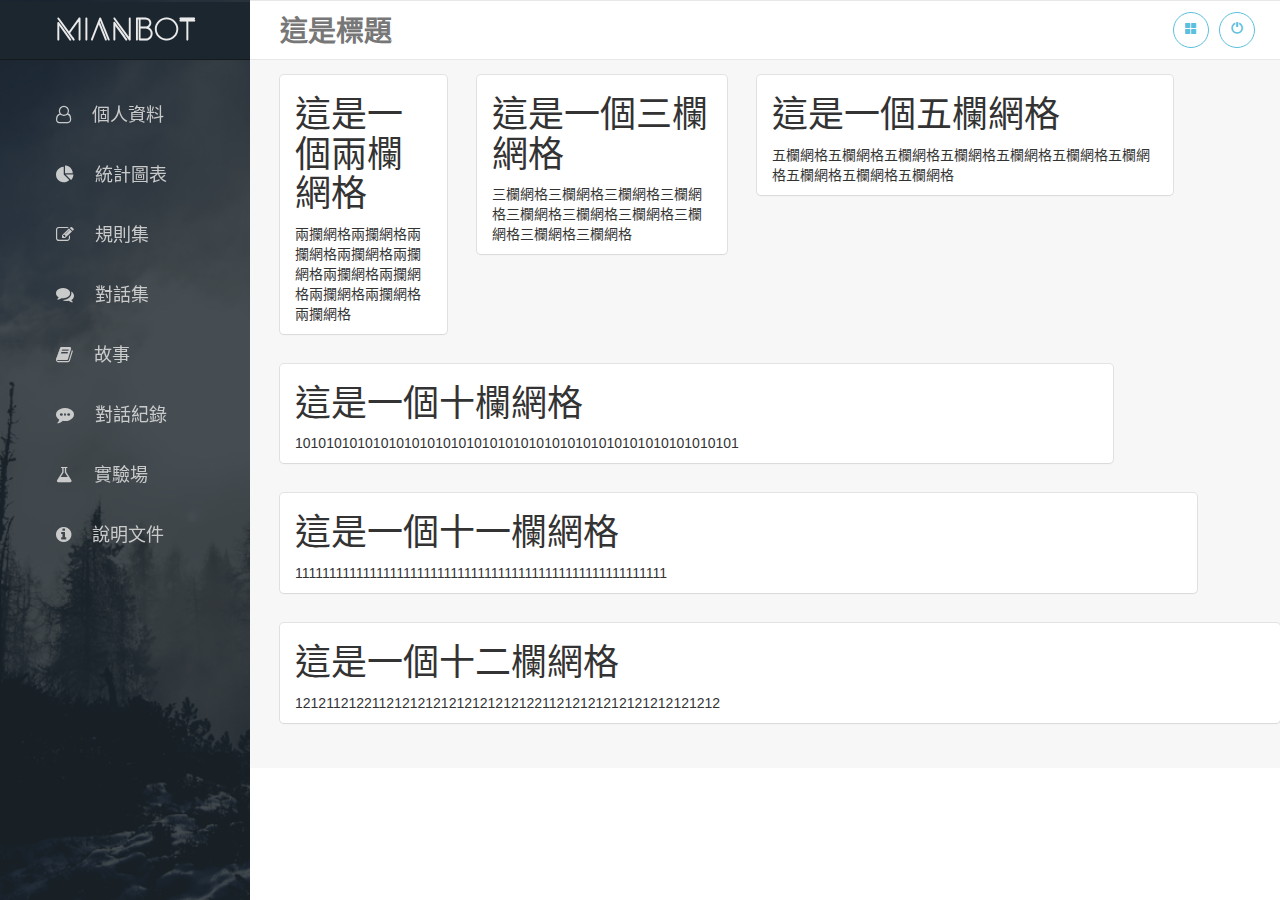
<file: Mianbot/layout/sampleLayout.html>
<!DOCTYPE html>
<html lang="zh-tw">
<head>
    <meta charset="utf-8">
    <meta http-equiv="X-UA-Compatible" content="IE=edge">
    <meta name="viewport" content="width=device-width, initial-scale=1">
    <meta name="author" content="Justin Yang">

    <!-- Bootstrap Core CSS -->
    <link href="../asset/css/main/bootstrap.min.css" rel="stylesheet">
    <link href="../asset/css/main/font-awesome.min.css" rel="stylesheet">

    <!-- Custom CSS -->
    <link href="../asset/css/sidebar/simple-sidebar.css" rel="stylesheet">
    <link href="../asset/css/sidebar/custom-sidebar.css" rel="stylesheet">

</head>
<body>
    <div id="wrapper" style="position: relative;">
        <!-- Sidebar -->
        <div id="sidebar-wrapper" class="sidebar-background" style="position: fixed;">
            <ul class="sidebar-nav nav-pills nav-stacked sidebar-item-panel" id="menu">
                <div id="sidebar-brand" class="sidebar-brand brand-center">
                  <a href="#" class="mian"><span class="brand-title"><span id="logo">M</span><span id="logo-remain">ianBot</span></span></a>
                </div>
                <div id="sidebar-panel" class="sidebar-item-panel sidebar-padding">
                  <li>
                      <a href="#" class="sidebar-item"><span class="social-icon"><i class="fa fa-user-o"></i></span>個人資料</a>
                  </li>
                  <li>
                      <a href="#" class="sidebar-item"><span class="social-icon"><i class="fa fa-pie-chart"></i></span>統計圖表</a>
                  </li>
                  <li>
                      <a href="#" class="sidebar-item"><span class="social-icon"><i class="fa fa-pencil-square-o"></i></span>規則集</a>
                  </li>
                  <li>
                      <a href="#" class="sidebar-item"><span class="social-icon"><i class="fa fa-comments"></i></span>對話集</a>
                  </li>
                  <li>
                      <a href="#" class="sidebar-item"><span class="social-icon"><i class="fa fa-book"></i></span>故事</a>
                  </li>
                  <li>
                      <a href="#" class="sidebar-item"><span class="social-icon"><i class="fa fa-commenting"></i></span>對話紀錄</a>
                  </li>
                  <li>
                      <a href="#" class="sidebar-item"><span class="social-icon"><i class="fa fa-flask"></i></span>實驗場</a>
                  </li>
                  <li>
                      <a href="#" class="sidebar-item"><span class="social-icon"><i class="fa fa-info-circle"></i></span>說明文件</a>
                  </li>
                </div>
                <!--sidebar item panel-->
            </ul>
        </div><!-- /#sidebar-wrapper -->
        <!-- Page Content -->
        <div id="page-content-wrapper">
            <nav  class="container-fluid navbar navbar-default no-margin white-navbar use-flexbox">
            <!-- Brand and toggle get grouped for better mobile display -->
              <div class="container">
                  <div class="navbar-header fixed-brand">
                      <button type="button" class="navbar-toggle navbar-right collapsed" data-toggle="collapse"  id="menu-toggle">
                        <span class="glyphicon glyphicon-th-large" aria-hidden="true"></span>
                      </button>
                      <a class="navbar-brand brand-title" href="#">這是標題</a>
                  </div>
                  <!-- navbar-header-->

                  <div class="collapse navbar-collapse no-padding" id="bs-example-navbar-collapse-1">
                      <ul class="nav navbar-nav navbar-right">
                          <li class="active" ><button class="btn btn-success btn-outline navbar-toggle collapse in" data-toggle="collapse" id="menu-toggle-2"> <span class="glyphicon glyphicon-th-large" aria-hidden="true"></span></button></li>
                          <li class="active" ><button class="btn btn-success btn-outline navbar-toggle collapse in" data-toggle="collapse" id="logout"> <span class="glyphicon glyphicon-off" aria-hidden="true"></span></button></li>
                      </ul>
                  </div>
                  <!-- right-icon-->
              </div>
            </nav>
            <div id="page-content" class="page-container">
                <div class="container-fluid xyz">
                    <div class="row">
                        <div class="col-md-2 content-container">
                            <h1>這是一個兩欄網格</h1>
                            <p>兩攔網格兩攔網格兩攔網格兩攔網格兩攔網格兩攔網格兩攔網格兩攔網格兩攔網格兩攔網格</p>
                        </div>
                        <div class="col-md-3 content-container">
                            <h1>這是一個三欄網格</h1>
                            <p>三欄網格三欄網格三欄網格三欄網格三欄網格三欄網格三欄網格三欄網格三欄網格三欄網格</p>
                        </div>
                        <div class="col-md-5 content-container">
                            <h1>這是一個五欄網格</h1>
                            <p>五欄網格五欄網格五欄網格五欄網格五欄網格五欄網格五欄網格五欄網格五欄網格五欄網格</p>
                        </div>
                    </div>
                    <div class="row">
                        <div class="col-md-10 content-container">
                          <h1>這是一個十欄網格</h1>
                          <p>101010101010101010101010101010101010101010101010101010101</p>
                        </div>
                    </div>
                    <div class="row">
                        <div class="col-md-11 content-container">
                          <h1>這是一個十一欄網格</h1>
                          <p>1111111111111111111111111111111111111111111111111111111</p>
                        </div>
                    </div>
                    <div class="row">
                        <div class="col-md-12 content-container">
                          <h1>這是一個十二欄網格</h1>
                          <p>1212112122112121212121212121212211212121212121212121212</p>
                        </div>
                    </div>
                </div>
                <!--fluid-content-->
            </div>
            <!--page-container-wrapper-->
        </div>
        <!-- /#page-content-wrapper -->
    </div>
    <!-- /#wrapper -->
    <!-- jQuery -->
    <script src="../asset/js/jquery-1.11.2.min.js"></script>
    <script src="../asset/js/bootstrap.min.js"></script>
    <script src="../asset/js/sidebar_menu.js"></script>
</body>

</html>
</file>
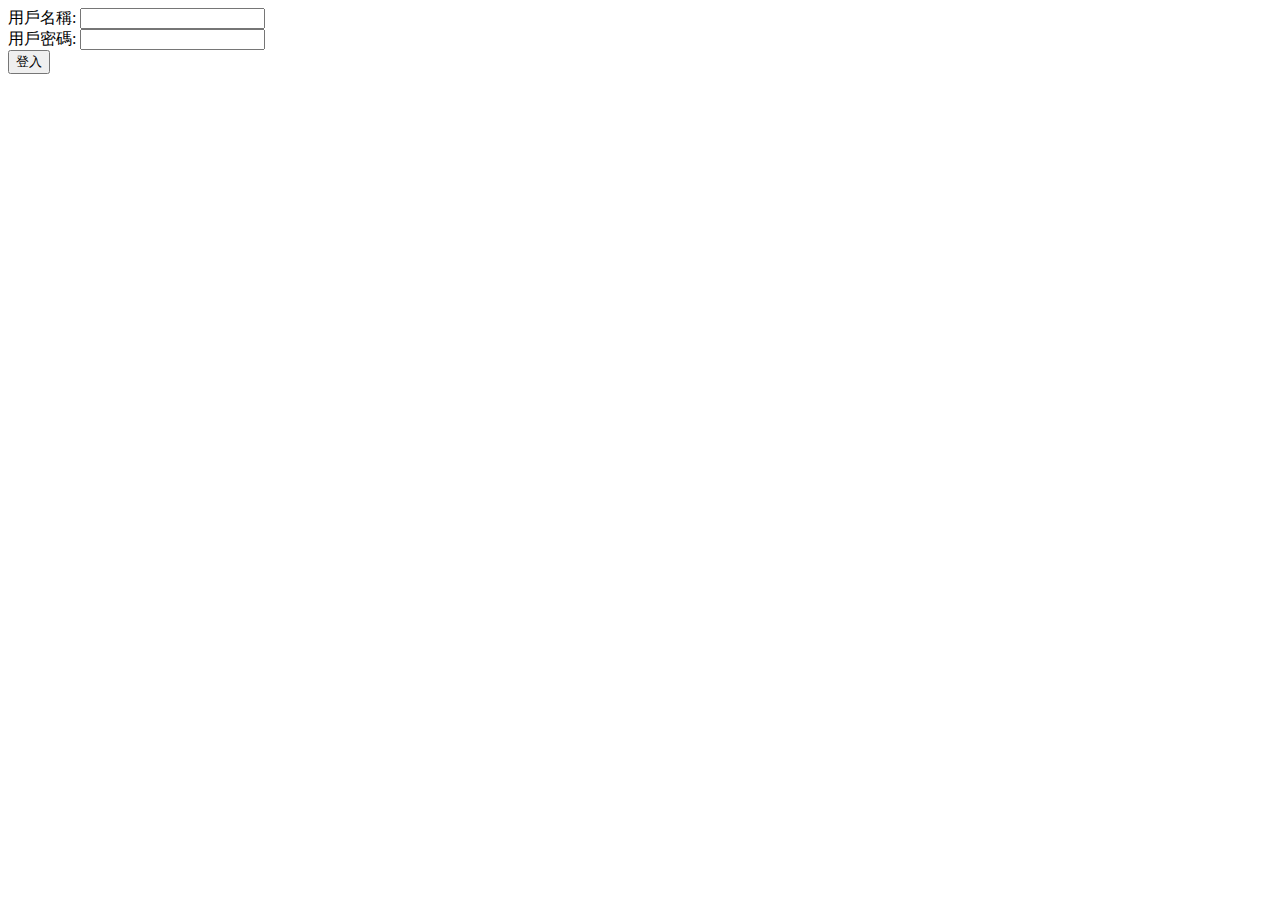
<file: site/templates/login.html>
<body>
        <form action="" method="post">
            <label for="username">用戶名稱:</label>
            <input type="text" name="username" value="" id="username"> <br />
            <label for="password">用戶密碼:</label>
            <input type="password" name="password" value="" id="password"> <br />
            <input type="submit" value="登入" />
        </form>
    </body>
</file>
<file: Mianbot/asset/css/sidebar/custom-sidebar.css>
@font-face {
  font-family: Anders;
  src: url("../../fonts/Anders.ttf");
}


body {
    padding: 0;
    margin: 0;
}

#sidebar-wrapper{

}

.right-column{
  height: 300px;
}

.mian{
  color:rgb(235,235,235);
}

.navbar-right{
  float: right !important;
}

.mian:hover{
  color:rgb(91, 192, 222);
  text-decoration: none;
  transition: color .1s;
}

.sidebar-background{
  background-image: url("../../img/sidebar.jpg") !important;
  background-size: cover;
  position:fixed;
  height: 100%;
  z-index: -87;
  overflow-x: hidden;
}

.brand-title-mini{
  font-size: 20px;
  padding-left: 12px;
}

.white-navbar{
  border-left: none !important;
  border-right: none !important;
  height: 60px !important;
  transition: all .2s;
  border-radius: 0px;
  background-color: white;
}

.sidebar-background:after{
  content: '';
  display: inline-block;
  width: 100%;
  height: 100%;
  position: absolute;
  top: 0;
  right: 0;
  bottom: 0;
  left: 0;
  opacity: 0.8;
  background: rgb(22,33,40);
}

.sidebar-brand{
  height: 58px !important;
  background-color: rgb(28,38,47);
  color:#F7F7F7;
  border-bottom: solid 1px rgb(21, 27, 28);
  margin: 0px;
}

.page-container{
  padding: 15px 15px;

}

.no-padding{
  padding:0 0;
}

.btn-outline {
    background-color: transparent;
    border-color: rgb(91, 192, 222) !important;
    color:rgb(91, 192, 222);
    transition: all .3s;
    margin-right: 10px !important;
    width: 36px;
    height: 36px;
    text-align: center;
    padding: 6px 0;
    font-size: 12px;
    line-height: 1.428571429;
    border-radius: 18px;
}

.btn-primary.btn-outline {
    color: #428bca;
}

.btn-success.btn-outline {
    color: #5bc0de;
}

.btn-info.btn-outline {
    color: #5bc0de;
}

.btn-warning.btn-outline {
    color: #f0ad4e;
}

.btn-danger.btn-outline {
    color: #d9534f;
}

.btn-success.btn-outline:hover{
    color: #fff;
    background-color: rgb(91, 192, 222) !important;
}

.btn-success.btn-outline:focus{
    color: rgb(91, 192, 222);
    background-color: white !important;
}

.sidebar-mian-brand{
  background: rgb(28, 38, 47);
  padding:10px 12px;
}

.sidebar-mian-brand a{

  color: rgb(240,240,240);
  text-decoration: none;
}

.use-flexbox{
    display:flex;
    align-items:center;
}

.brand-center{
  transition: all .2s;
  display:flex;
  justify-content:center;
  align-items:center;
}

.social-icon{
  float:left;
  text-indent: 0;
  padding-left: 6px;
  padding-right: 6px;
}

.brand-title{
  font-family: Anders;
  font-weight: 700;
  font-size: 28px;
}

.sidebar-brand-padding{
  padding:0px 20px !important;
}

.sidebar-padding{
  padding:25px 40px !important;
}

.sidebar-item-panel{

  padding:0 0;
  font-size: 18px;
  z-index: 87;
  color:rgb(250,250,250,0.9) !important;
  font-family: "Microsoft JhengHei", "Microsoft YaHei", sans-serif;
  transition: all .3s;
}

.sidebar-item{
  margin: 0 0;
  padding: 10px 10px;
}

.page-container{
  background-color: rgb(247,247,247);
}

.list-center{
  text-align: center;

}

.content-container{
  margin-left: 15px;
  margin-right: 15px;
  background-color: rgb(255, 255, 255);
  border-radius: 4px;
  box-shadow: rgba(0, 0, 0, 0.05) 0px 1px 2px 0px, rgba(63, 63, 68, 0.1) 0px 0px 0px 1px;
  box-sizing: border-box;
  color: rgb(51, 51, 51);
  font-family: "Helvetica",Arial,"Microsoft JhengHei", "Microsoft YaHei",sans-serif;
  font-size: 14px;
  font-weight: 400;
  line-height: 20px;
  margin-bottom: 30px;
}
</file>
<file: Mianbot/asset/css/sidebar/simple-sidebar.css>
/*!
 * Start Bootstrap - Simple Sidebar HTML Template (http://startbootstrap.com)
 * Code licensed under the Apache License v2.0.
 * For details, see http://www.apache.org/licenses/LICENSE-2.0.
 */

 /* Toggle Styles */

 #wrapper {
    padding-left: 0;
    -webkit-transition: all 0.5s ease;
    -moz-transition: all 0.5s ease;
    -o-transition: all 0.5s ease;
    transition: all 0.5s ease;
    overflow: hidden;
}

#wrapper.toggled {
    padding-left: 250px;
    overflow: hidden;
}

#sidebar-wrapper {
    z-index: 1000;
    position: absolute;
    left: 250px;
    width: 0;
    height: 100%;
    margin-left: -250px;
    overflow-y: auto;
    #background: #000;
    -webkit-transition: all 0.5s ease;
    -moz-transition: all 0.5s ease;
    -o-transition: all 0.5s ease;
    transition: all 0.5s ease;
}
#wrapper.toggled #sidebar-wrapper {
    width: 250px;
}

#page-content-wrapper {
    position: relative;

    width: 100%;
    overflow-x: hidden;
}
.xyz{
    min-width: 360px;
}
#wrapper.toggled #page-content-wrapper {
    position: relative;
    margin-right: 0px;
}
.fixed-brand{
    width: auto;
}
/* Sidebar Styles */

.sidebar-nav {
    position: absolute;
    top: 0;
    width: 250px;
    margin: 0;
    padding: 0;
    list-style: none;
    margin-top: 2px;
}

.sidebar-nav li {
    text-indent: 15px;
    line-height: 40px;
}

.sidebar-nav li a {
    display: block;
    text-decoration: none;
    color: rgba(210,210,210,0.95);
}

.sidebar-nav li a:hover {
    text-decoration: none;
    color: #fff;
}

.sidebar-nav li a:active,
.sidebar-nav li a:focus {
    text-decoration: none;
}

.sidebar-nav > .sidebar-brand {
    height: 65px;
    font-size: 18px;
    line-height: 60px;
}

.sidebar-nav > .sidebar-brand a {
    #color: #999999;
}

.sidebar-nav > .sidebar-brand a:hover {
    #color: #fff;
    background: none;
}
.no-margin{
    margin:0;
}

@media(min-width:768px) {
    #wrapper {
        padding-left: 250px;
    }
    .fixed-brand{
        width: 250px;
    }
    #wrapper.toggled {
        padding-left: 0;
    }

    #sidebar-wrapper {
        width: 250px;
    }

    #wrapper.toggled #sidebar-wrapper {
        width: 250px;
    }
    #wrapper.toggled-2 #sidebar-wrapper {
        width: 50px;
    }

    #page-content-wrapper {

        position: relative;
        -webkit-transition: all 0.5s ease;
        -moz-transition: all 0.5s ease;
        -o-transition: all 0.5s ease;
        transition: all 0.5s ease;
    }

    #wrapper.toggled #page-content-wrapper {
        position: relative;
        margin-right: 0;
        padding-left: 250px;
    }
    #wrapper.toggled-2 #page-content-wrapper {
        position: relative;
        margin-right: 0;
        margin-left: -200px;
        -webkit-transition: all 0.5s ease;
        -moz-transition: all 0.5s ease;
        -o-transition: all 0.5s ease;
        transition: all 0.5s ease;
        width: auto;
    }
}
</file>
